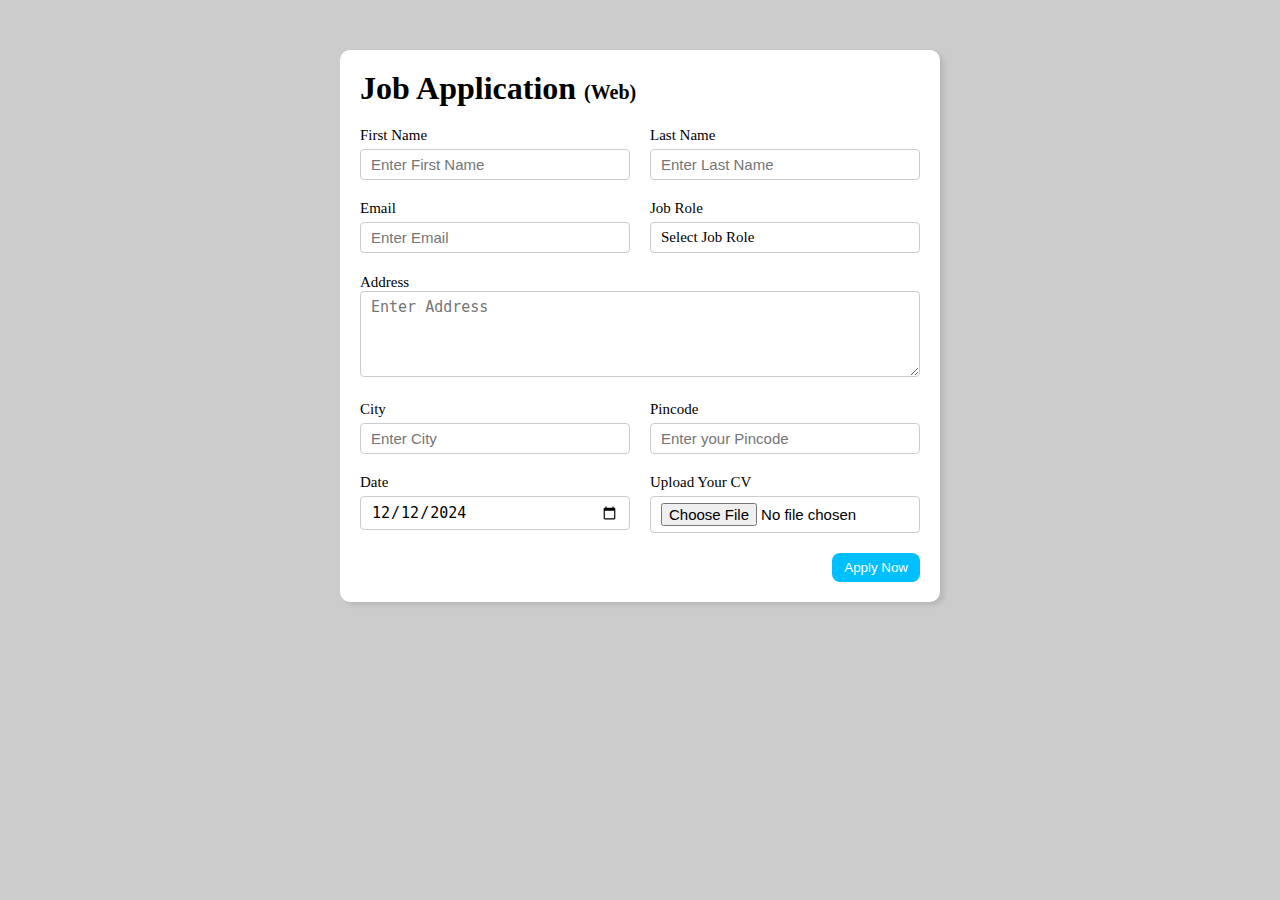
<file: Project 2/index.html>
<!DOCTYPE html>
<html lang="en">
  <head>
    <meta charset="UTF-8" />
    <meta name="viewport" content="width=device-width, initial-scale=1.0" />
    <link rel="stylesheet" href="styles.css" />
    <title>Job Application</title>
  </head>
  <body>
    <div class="container">
      <div class="apply_box">
        <h1>
          Job Application
          <span class="title_small">(Web)</span>
        </h1>
        <form action="">
          <div class="form_container">
            <div class="form_control">
              <label for="first_name">First Name </label>
              <input type="text" id="first_name"name="first_name" placeholder="Enter First Name"/>
            </div>
            <div class="form_control">
              <label for="last_name">Last Name </label>
              <input type="text" id="last_name"name="last_name" placeholder="Enter Last Name"/>
            </div>
            <div class="form_control">
              <label for="email">Email </label>
              <input type="email" id="email"name="email" placeholder="Enter Email"/>
            </div>
            <div class="form_control">
              <label for="job_role">Job Role </label>
              <div class="custom-dropdown" id="job_role">
                <div class="selected-option">Select Job Role</div>
                <div class="dropdown-options">
                  <div class="dropdown-option" data-value="">Select Job Role</div>
                  <div class="dropdown-option" data-value="frontend">Frontend Developer</div>
                  <div class="dropdown-option" data-value="backend">Backend Developer</div>
                  <div class="dropdown-option" data-value="full-stack">Fullstack Developer</div>
                  <div class="dropdown-option" data-value="ui/ux">UI/UX Designer</div>
                </div>
              </div>
            </div>
            
            <div class="textarea_control">
                <label for="address">Address </label>
                <textarea id="address" name="address" rows="4" cols="30" placeholder="Enter Address"></textarea>
            </div>
            <div class="form_control">
              <label for="city">City </label>
              <input type="text" id="city"name="city" placeholder="Enter City"/>
            </div>
            <div class="form_control">
              <label for="pincode">Pincode </label>
              <input type="number" id="pincode"name="pincode" placeholder="Enter your Pincode"/>
            </div>
            <div class="form_control">
              <label for="date">Date </label>
              <input type="date" id="date"name="date" value="2024-12-12"/>
            </div>
            <div class="form_control">
              <label for="upload">Upload Your CV </label>
              <input type="file" id="upload" name="upload"/>
            </div>
          </div>
          <div class="button_container">
            <button type="submit">Apply Now</button>
          </div>
        </form>
      </div>
    </div>
    <script>
      document.addEventListener("DOMContentLoaded", () => {
  const dropdown = document.querySelector(".custom-dropdown");
  const selectedOption = dropdown.querySelector(".selected-option");
  const options = dropdown.querySelector(".dropdown-options");

  // Toggle the dropdown
  selectedOption.addEventListener("click", () => {
    dropdown.classList.toggle("active");
  });

  // Handle option selection
  options.addEventListener("click", (event) => {
    if (event.target.classList.contains("dropdown-option")) {
      selectedOption.textContent = event.target.textContent;
      dropdown.classList.remove("active");
    }
  });

  // Close dropdown if clicked outside
  document.addEventListener("click", (event) => {
    if (!dropdown.contains(event.target)) {
      dropdown.classList.remove("active");
    }
  });
});

    </script>
  </body>
</html>
</file>
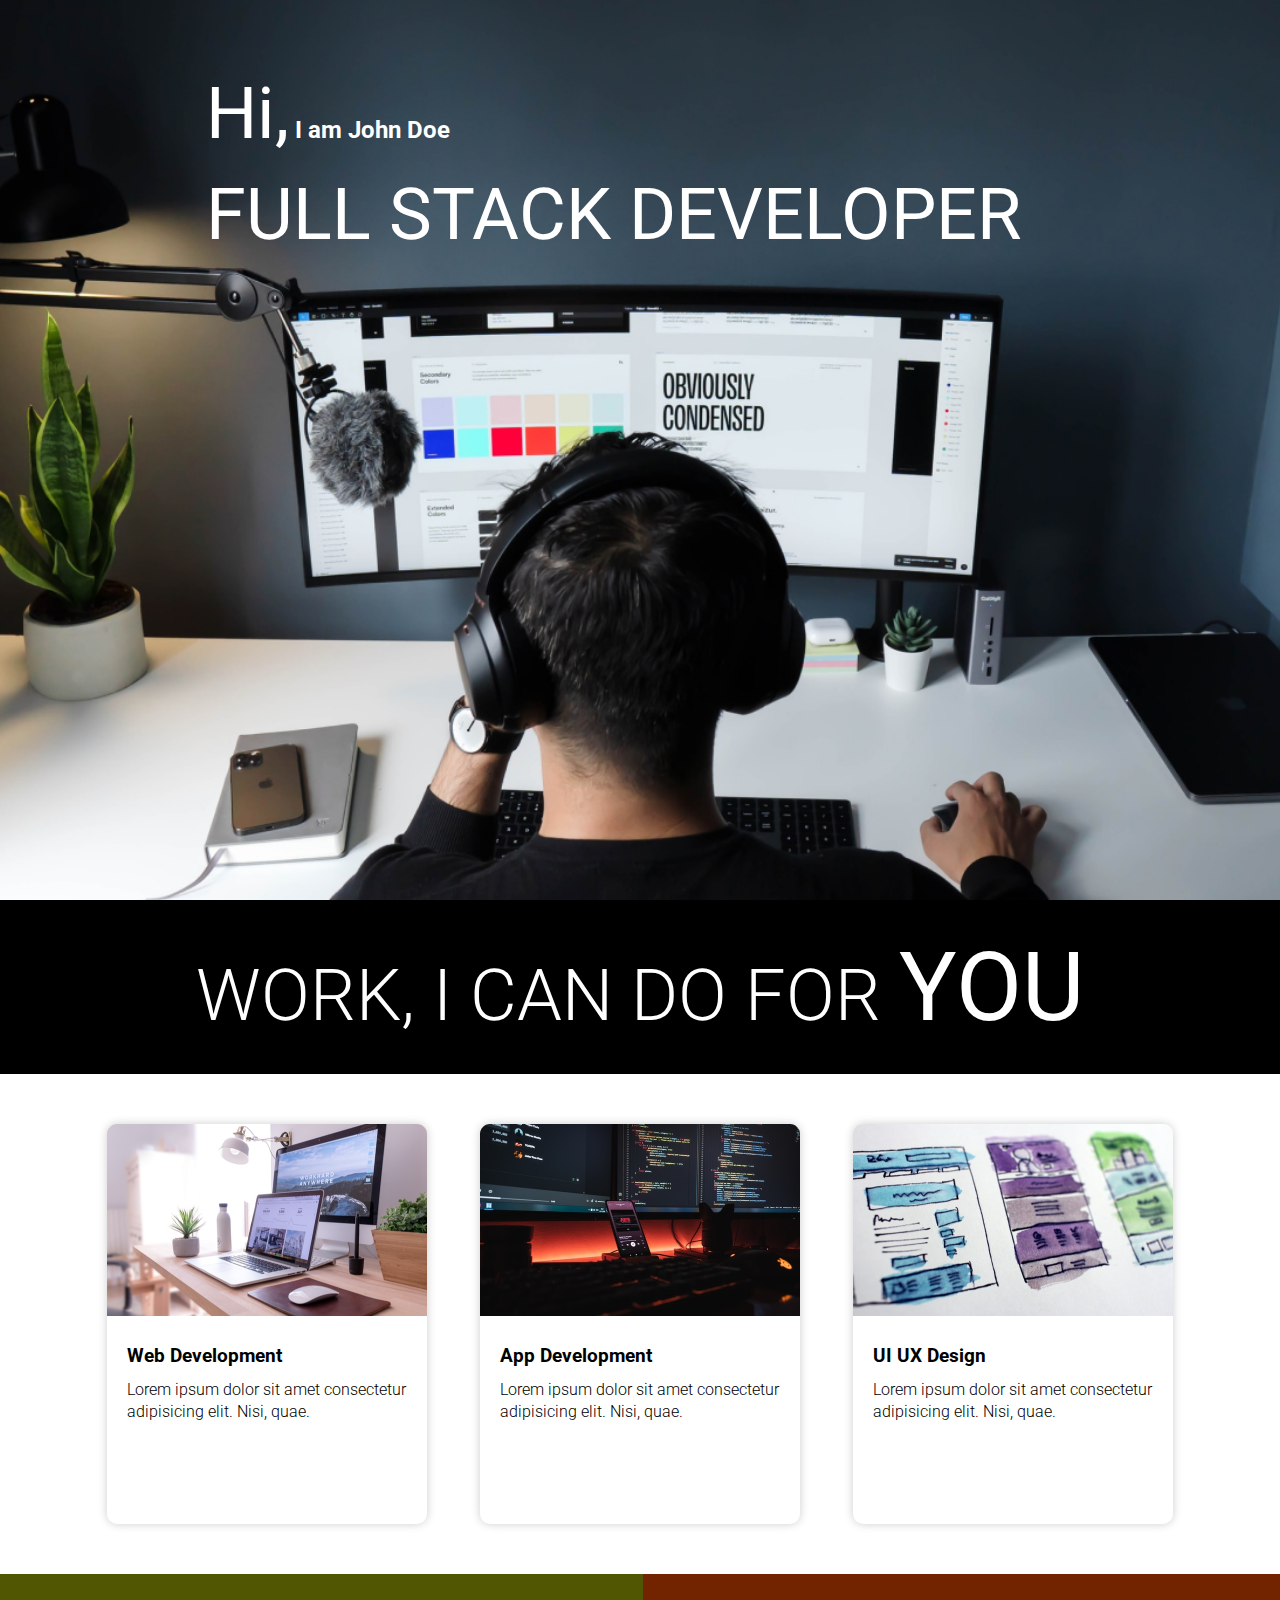
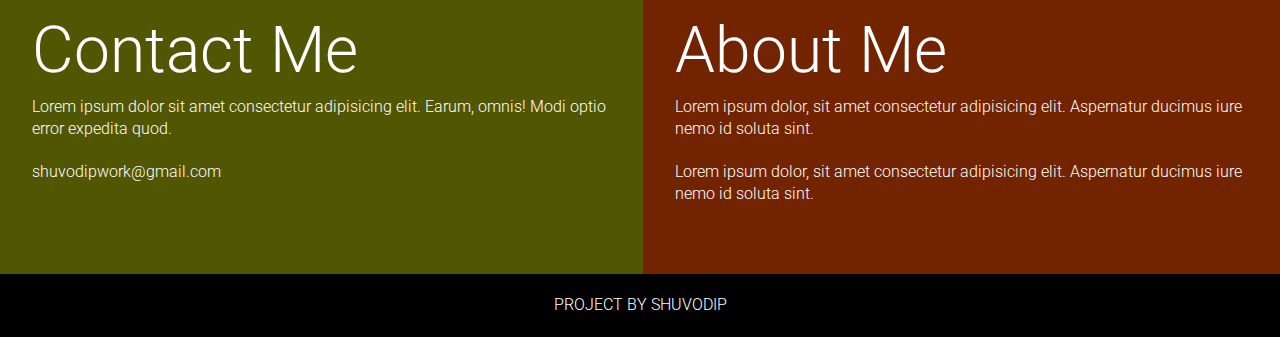
<file: Project 4/index.html>
<!DOCTYPE html>
<html lang="en">
<head>
  <meta charset="UTF-8">
  <meta name="viewport" content="width=device-width, initial-scale=1.0">
  <link rel="stylesheet" href="style.css">
  <link href='https://fonts.googleapis.com/css?family=Roboto' rel='stylesheet'>
  <title>Developer | Landing Page</title>
</head>
<body>
  <section class="hero_section">
    <div class="text_container">
      <h2><span class="lg_text">Hi,</span> I am John Doe</h2>
      <h1 class="lg_text">FULL STACK DEVELOPER</h1>
    </div>
  </section>
  <section class="black_box">
    <h2>WORK, I CAN DO FOR <span>YOU</span></h2>
  </section>
  <section class="work">
    <div class="grid_item">
      <div class="card">
        <div class="image_container">
          <img src="images/web.png" alt="web development">
        </div>
        <div class="card_content">
          <h3>Web Development</h3>
          <p>Lorem ipsum dolor sit amet consectetur adipisicing elit. Nisi, quae.</p>
        </div>
      </div>
    </div>
   <div class="grid_item">
    <div class="card">
      <div class="image_container">
        <img src="images/mobile.png" alt="app development">
      </div>
      <div class="card_content">
        <h3>App Development</h3>
        <p>Lorem ipsum dolor sit amet consectetur adipisicing elit. Nisi, quae.</p>
      </div>
    </div>
   </div>
   <div class="grid_item">
    <div class="card">
      <div class="image_container">
        <img src="images/uiux.png" alt="ui ux design">
      </div>
      <div class="card_content">
        <h3>UI UX Design</h3>
        <p>Lorem ipsum dolor sit amet consectetur adipisicing elit. Nisi, quae.</p>
      </div>
    </div>
   </div>
  </section>
  <section class="bottom_section">
    <div class="contact">
      <h2>Contact Me</h2>
      <p>Lorem ipsum dolor sit amet consectetur adipisicing elit. Earum, omnis! Modi optio error expedita quod.</p>
      <p>shuvodipwork@gmail.com</p>
    </div>
    <div class="about">
      <h2>About Me</h2>
      <p>Lorem ipsum dolor, sit amet consectetur adipisicing elit. Aspernatur ducimus iure nemo id soluta sint.</p>
      <p>Lorem ipsum dolor, sit amet consectetur adipisicing elit. Aspernatur ducimus iure nemo id soluta sint.</p>
    </div>
  </section>
  <footer>
    Project By Shuvodip
  </footer>
</body>
</html>
</file>
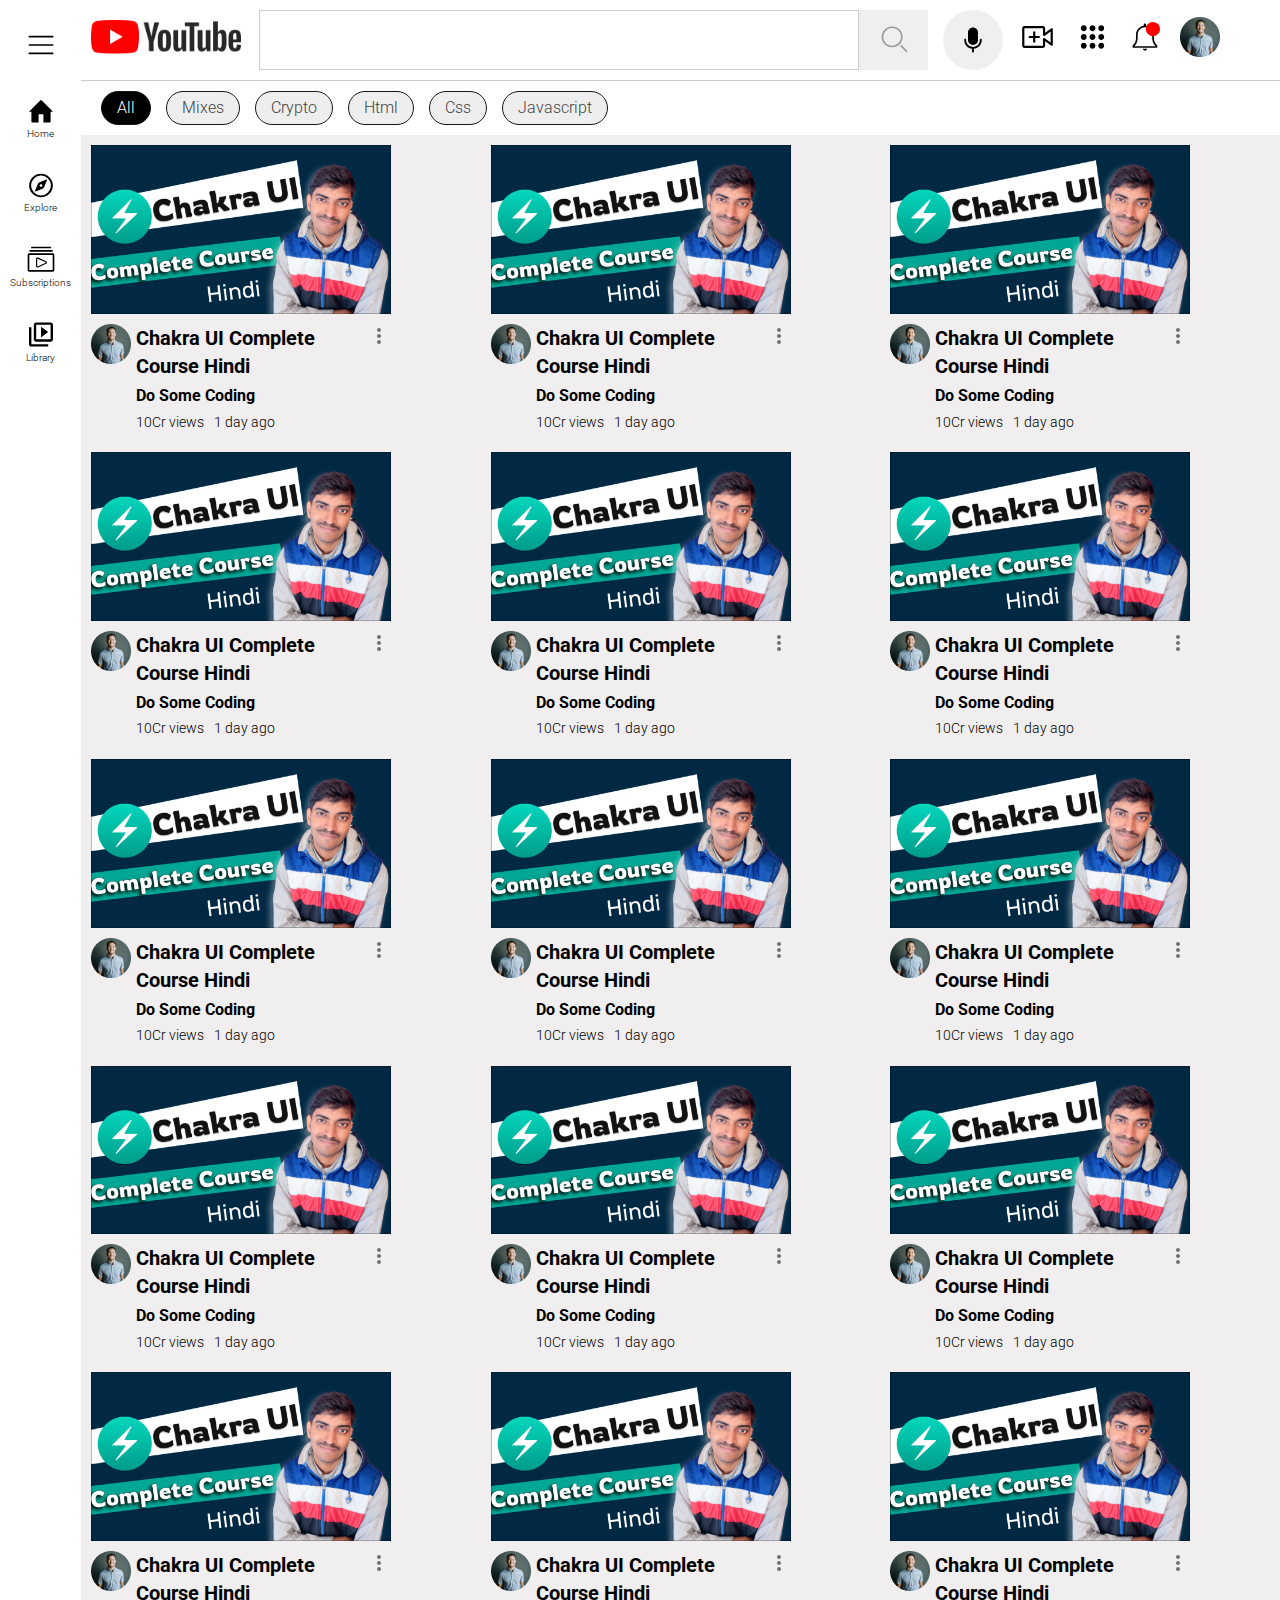
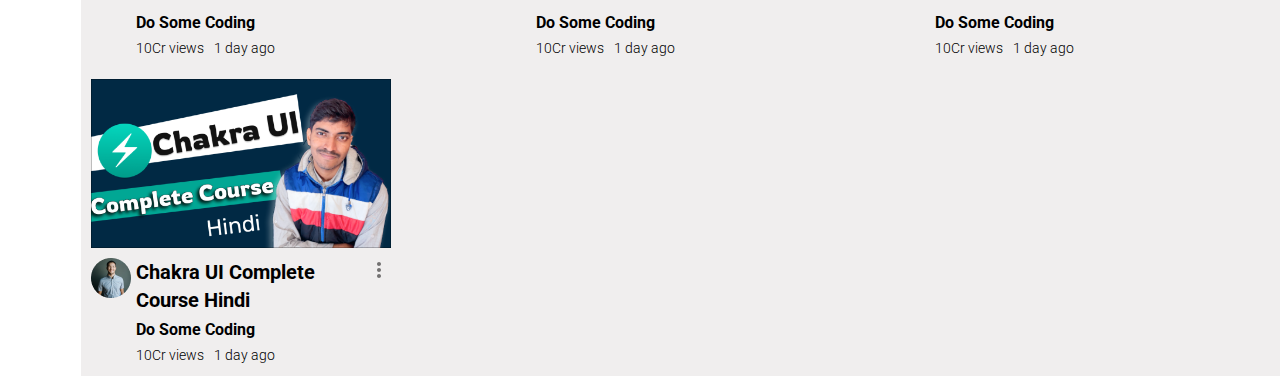
<file: Project 7/index.html>
<!DOCTYPE html>
<html lang="en">
<head>
  <meta charset="UTF-8">
  <meta name="viewport" content="width=device-width, initial-scale=1.0">
  <link rel="stylesheet" href="styles.css">
  <title>Youtube Clone</title>
</head>
<body>
  <div class="container">
    <aside>
      <div class="bars">
        <img src="icons/bars.svg" alt="bars">
      </div>
      <div class="side-icons">
        <i><img src="icons/home.svg" alt="home"></i>
        <p>Home</p>
      </div>
      <div class="side-icons">
        <i><img src="icons/compass.svg" alt="explore"></i>
        <p>Explore</p>
      </div>
      <div class="side-icons">
        <i><img src="icons/video-gallary.svg" alt="gallery"></i>
        <p>Subscriptions</p>
      </div>
      <div class="side-icons">
        <i><img src="icons/video-library.svg" alt="library"></i>
        <p>Library</p>
      </div>
    </aside>  
    <div class="main-container">
      <header>
        <nav>
          <div class="logo">
            <img src="images/youtube-logo.png" alt="Youtube Logo">
          </div>
          <div class="center-nav">
            <div class="search">
              <input type="text">
              <button>
                <img src="icons/search.svg" alt="search">
              </button>
            </div>
            <div class="mic">
              <img src="icons/mic.svg" alt="voice">
            </div>
          </div>
          <div class="side-nav">
            <i>
              <img src="icons/video-add.svg" alt="video add">
            </i>
            <i>
              <img src="icons/dot-grid.svg" alt="grid">
            </i>
            <i>
              <img src="icons/bell.svg" alt="bell">
            </i>
            <i>
              <img src="images/avatar.png" alt="avatar>">
            </i>
          </div>
        </nav>
        <div class="tags">
          <div class="tag dark">All</div>
          <div class="tag light">Mixes</div>
          <div class="tag light">Crypto</div>
          <div class="tag light">Html</div>
          <div class="tag light">Css</div>
          <div class="tag light">Javascript</div>
        </div>
      </header>
      <main>
        <div class="card-container">
          <div class="card">
            <img src="images/thumbnail.png" alt="thumbnail">
            <div class="avatar-content">
              <div class="avatar">
                <img src="images/avatar.png" alt="avatar">
              </div>
              <div class="content">
                <h3>Chakra UI Complete Course Hindi</h3>
                <p class="channel-name">Do Some Coding</p>
                <div class="content-status">
                  <p>10Cr views</p>
                  <p>1 day ago</p>
                </div>
              </div>
              <div class="dots">
                <img src="icons/dots.svg" alt="dots">
              </div>
            </div>
          </div>
          <div class="card">
            <img src="images/thumbnail.png" alt="thumbnail">
            <div class="avatar-content">
              <div class="avatar">
                <img src="images/avatar.png" alt="avatar">
              </div>
              <div class="content">
                <h3>Chakra UI Complete Course Hindi</h3>
                <p class="channel-name">Do Some Coding</p>
                <div class="content-status">
                  <p>10Cr views</p>
                  <p>1 day ago</p>
                </div>
              </div>
              <div class="dots">
                <img src="icons/dots.svg" alt="dots">
              </div>
            </div>
          </div>
          <div class="card">
            <img src="images/thumbnail.png" alt="thumbnail">
            <div class="avatar-content">
              <div class="avatar">
                <img src="images/avatar.png" alt="avatar">
              </div>
              <div class="content">
                <h3>Chakra UI Complete Course Hindi</h3>
                <p class="channel-name">Do Some Coding</p>
                <div class="content-status">
                  <p>10Cr views</p>
                  <p>1 day ago</p>
                </div>
              </div>
              <div class="dots">
                <img src="icons/dots.svg" alt="dots">
              </div>
            </div>
          </div>
          <div class="card">
            <img src="images/thumbnail.png" alt="thumbnail">
            <div class="avatar-content">
              <div class="avatar">
                <img src="images/avatar.png" alt="avatar">
              </div>
              <div class="content">
                <h3>Chakra UI Complete Course Hindi</h3>
                <p class="channel-name">Do Some Coding</p>
                <div class="content-status">
                  <p>10Cr views</p>
                  <p>1 day ago</p>
                </div>
              </div>
              <div class="dots">
                <img src="icons/dots.svg" alt="dots">
              </div>
            </div>
          </div>
          <div class="card">
            <img src="images/thumbnail.png" alt="thumbnail">
            <div class="avatar-content">
              <div class="avatar">
                <img src="images/avatar.png" alt="avatar">
              </div>
              <div class="content">
                <h3>Chakra UI Complete Course Hindi</h3>
                <p class="channel-name">Do Some Coding</p>
                <div class="content-status">
                  <p>10Cr views</p>
                  <p>1 day ago</p>
                </div>
              </div>
              <div class="dots">
                <img src="icons/dots.svg" alt="dots">
              </div>
            </div>
          </div>
          <div class="card">
            <img src="images/thumbnail.png" alt="thumbnail">
            <div class="avatar-content">
              <div class="avatar">
                <img src="images/avatar.png" alt="avatar">
              </div>
              <div class="content">
                <h3>Chakra UI Complete Course Hindi</h3>
                <p class="channel-name">Do Some Coding</p>
                <div class="content-status">
                  <p>10Cr views</p>
                  <p>1 day ago</p>
                </div>
              </div>
              <div class="dots">
                <img src="icons/dots.svg" alt="dots">
              </div>
            </div>
          </div>
          <div class="card">
            <img src="images/thumbnail.png" alt="thumbnail">
            <div class="avatar-content">
              <div class="avatar">
                <img src="images/avatar.png" alt="avatar">
              </div>
              <div class="content">
                <h3>Chakra UI Complete Course Hindi</h3>
                <p class="channel-name">Do Some Coding</p>
                <div class="content-status">
                  <p>10Cr views</p>
                  <p>1 day ago</p>
                </div>
              </div>
              <div class="dots">
                <img src="icons/dots.svg" alt="dots">
              </div>
            </div>
          </div>
          <div class="card">
            <img src="images/thumbnail.png" alt="thumbnail">
            <div class="avatar-content">
              <div class="avatar">
                <img src="images/avatar.png" alt="avatar">
              </div>
              <div class="content">
                <h3>Chakra UI Complete Course Hindi</h3>
                <p class="channel-name">Do Some Coding</p>
                <div class="content-status">
                  <p>10Cr views</p>
                  <p>1 day ago</p>
                </div>
              </div>
              <div class="dots">
                <img src="icons/dots.svg" alt="dots">
              </div>
            </div>
          </div>
          <div class="card">
            <img src="images/thumbnail.png" alt="thumbnail">
            <div class="avatar-content">
              <div class="avatar">
                <img src="images/avatar.png" alt="avatar">
              </div>
              <div class="content">
                <h3>Chakra UI Complete Course Hindi</h3>
                <p class="channel-name">Do Some Coding</p>
                <div class="content-status">
                  <p>10Cr views</p>
                  <p>1 day ago</p>
                </div>
              </div>
              <div class="dots">
                <img src="icons/dots.svg" alt="dots">
              </div>
            </div>
          </div>
          <div class="card">
            <img src="images/thumbnail.png" alt="thumbnail">
            <div class="avatar-content">
              <div class="avatar">
                <img src="images/avatar.png" alt="avatar">
              </div>
              <div class="content">
                <h3>Chakra UI Complete Course Hindi</h3>
                <p class="channel-name">Do Some Coding</p>
                <div class="content-status">
                  <p>10Cr views</p>
                  <p>1 day ago</p>
                </div>
              </div>
              <div class="dots">
                <img src="icons/dots.svg" alt="dots">
              </div>
            </div>
          </div>
          <div class="card">
            <img src="images/thumbnail.png" alt="thumbnail">
            <div class="avatar-content">
              <div class="avatar">
                <img src="images/avatar.png" alt="avatar">
              </div>
              <div class="content">
                <h3>Chakra UI Complete Course Hindi</h3>
                <p class="channel-name">Do Some Coding</p>
                <div class="content-status">
                  <p>10Cr views</p>
                  <p>1 day ago</p>
                </div>
              </div>
              <div class="dots">
                <img src="icons/dots.svg" alt="dots">
              </div>
            </div>
          </div>
          <div class="card">
            <img src="images/thumbnail.png" alt="thumbnail">
            <div class="avatar-content">
              <div class="avatar">
                <img src="images/avatar.png" alt="avatar">
              </div>
              <div class="content">
                <h3>Chakra UI Complete Course Hindi</h3>
                <p class="channel-name">Do Some Coding</p>
                <div class="content-status">
                  <p>10Cr views</p>
                  <p>1 day ago</p>
                </div>
              </div>
              <div class="dots">
                <img src="icons/dots.svg" alt="dots">
              </div>
            </div>
          </div>
          <div class="card">
            <img src="images/thumbnail.png" alt="thumbnail">
            <div class="avatar-content">
              <div class="avatar">
                <img src="images/avatar.png" alt="avatar">
              </div>
              <div class="content">
                <h3>Chakra UI Complete Course Hindi</h3>
                <p class="channel-name">Do Some Coding</p>
                <div class="content-status">
                  <p>10Cr views</p>
                  <p>1 day ago</p>
                </div>
              </div>
              <div class="dots">
                <img src="icons/dots.svg" alt="dots">
              </div>
            </div>
          </div>
          <div class="card">
            <img src="images/thumbnail.png" alt="thumbnail">
            <div class="avatar-content">
              <div class="avatar">
                <img src="images/avatar.png" alt="avatar">
              </div>
              <div class="content">
                <h3>Chakra UI Complete Course Hindi</h3>
                <p class="channel-name">Do Some Coding</p>
                <div class="content-status">
                  <p>10Cr views</p>
                  <p>1 day ago</p>
                </div>
              </div>
              <div class="dots">
                <img src="icons/dots.svg" alt="dots">
              </div>
            </div>
          </div>
          <div class="card">
            <img src="images/thumbnail.png" alt="thumbnail">
            <div class="avatar-content">
              <div class="avatar">
                <img src="images/avatar.png" alt="avatar">
              </div>
              <div class="content">
                <h3>Chakra UI Complete Course Hindi</h3>
                <p class="channel-name">Do Some Coding</p>
                <div class="content-status">
                  <p>10Cr views</p>
                  <p>1 day ago</p>
                </div>
              </div>
              <div class="dots">
                <img src="icons/dots.svg" alt="dots">
              </div>
            </div>
          </div>
          <div class="card">
            <img src="images/thumbnail.png" alt="thumbnail">
            <div class="avatar-content">
              <div class="avatar">
                <img src="images/avatar.png" alt="avatar">
              </div>
              <div class="content">
                <h3>Chakra UI Complete Course Hindi</h3>
                <p class="channel-name">Do Some Coding</p>
                <div class="content-status">
                  <p>10Cr views</p>
                  <p>1 day ago</p>
                </div>
              </div>
              <div class="dots">
                <img src="icons/dots.svg" alt="dots">
              </div>
            </div>
          </div>
         
        </div>
      </main>
    </div>
  </div>
</body>
</html>
</file>
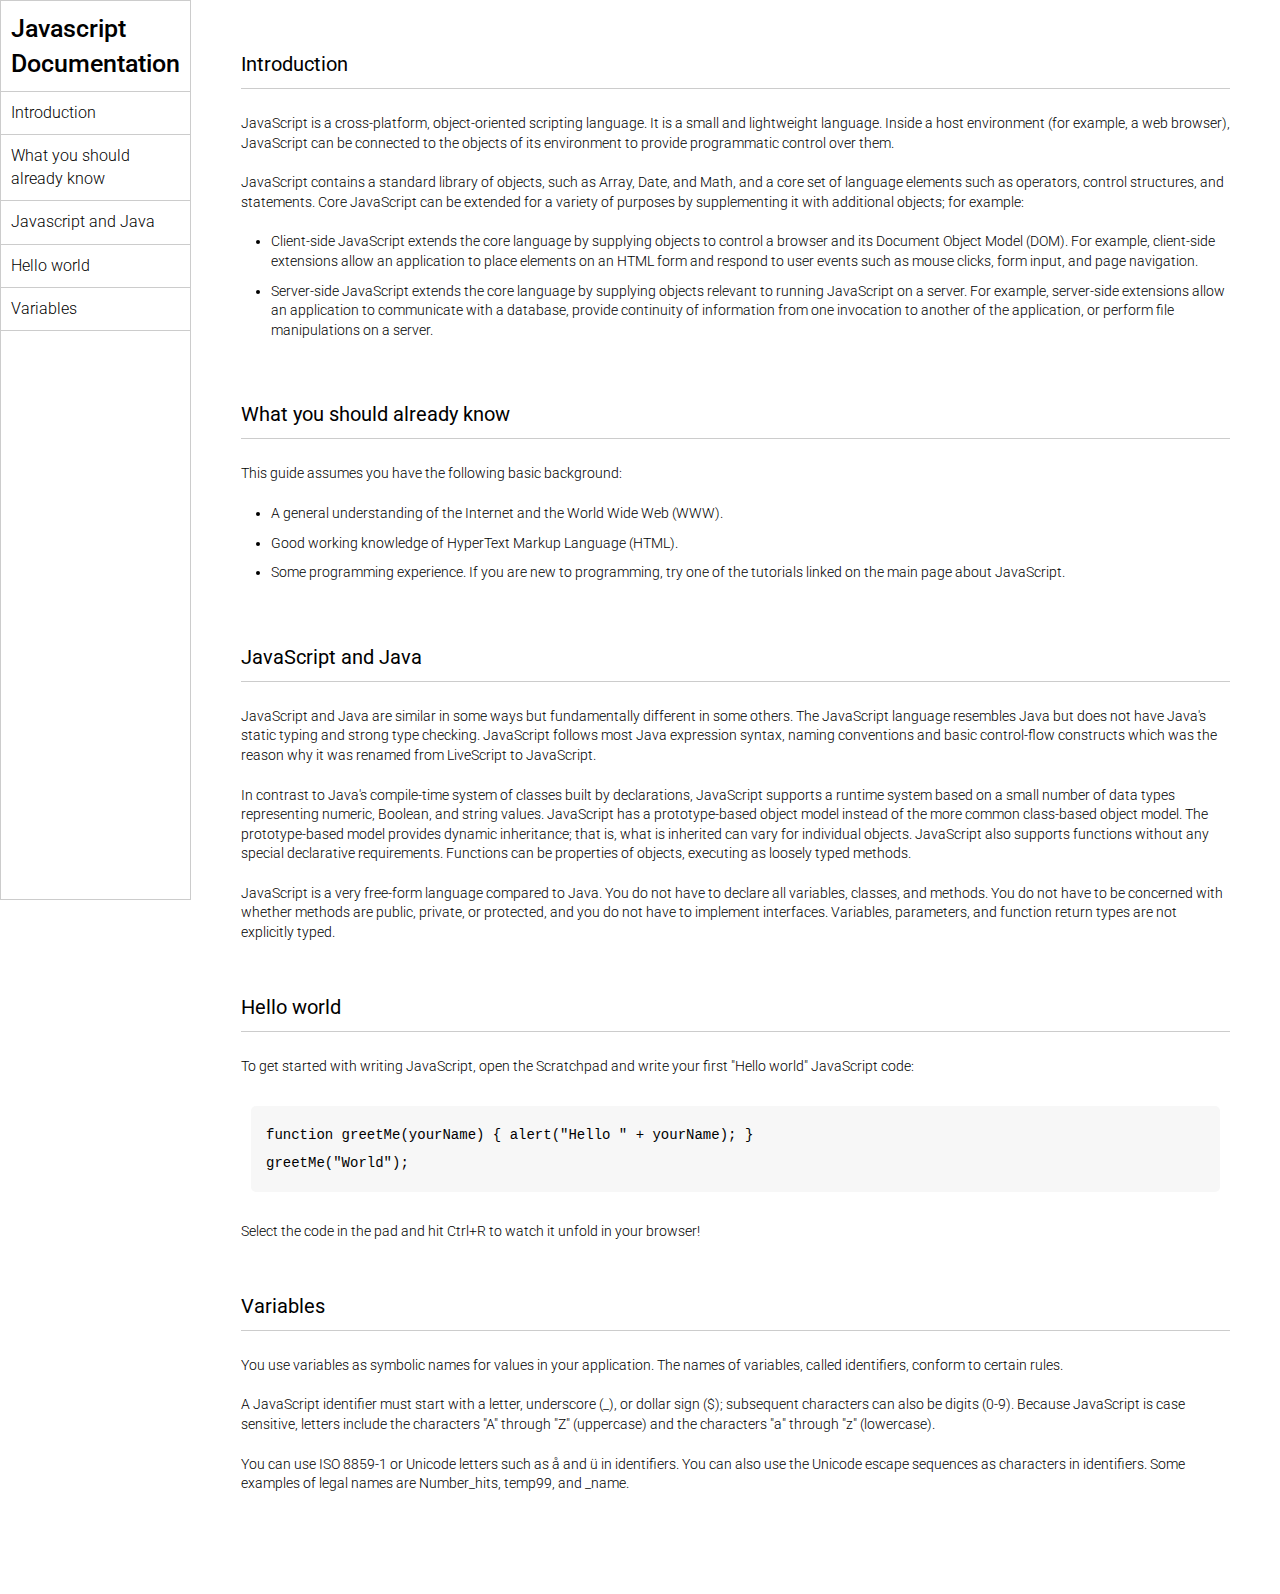
<file: Project 8/index.html>
<!DOCTYPE html>
<html lang="en">
<head>
  <meta charset="UTF-8">
  <meta name="viewport" content="width=device-width, initial-scale=1.0">
  <link rel="stylesheet" href="style.css">
  <title>Documentation Website</title>
</head>
<body>
  <header>
    <nav>
      <h1>Javascript Documentation</h1>
      <ul>
        <a href="#Introduction"><li>Introduction</li></a>
        <a href="#What_you_should_already_know"><li>What you should already know</li></a>
        <a href="#Javascript_and_Java"><li>Javascript and Java</li></a>
        <a href="#Hello_world"><li>Hello world</li></a>
        <a href="#Variables"><li>Variables</li></a>
      </ul>
    </nav>
  </header>
  <main>
    <section id="Introduction">
      <h2>Introduction</h2>
      <article>
        <p>
          JavaScript is a cross-platform, object-oriented scripting language.
          It is a small and lightweight language. Inside a host environment
          (for example, a web browser), JavaScript can be connected to the
          objects of its environment to provide programmatic control over
          them.
        </p>

        <p>
          JavaScript contains a standard library of objects, such as Array,
          Date, and Math, and a core set of language elements such as
          operators, control structures, and statements. Core JavaScript can
          be extended for a variety of purposes by supplementing it with
          additional objects; for example:
        </p>
        <ul>
          <li>
            Client-side JavaScript extends the core language by supplying
            objects to control a browser and its Document Object Model (DOM).
            For example, client-side extensions allow an application to place
            elements on an HTML form and respond to user events such as mouse
            clicks, form input, and page navigation.
          </li>
          <li>
            Server-side JavaScript extends the core language by supplying
            objects relevant to running JavaScript on a server. For example,
            server-side extensions allow an application to communicate with a
            database, provide continuity of information from one invocation to
            another of the application, or perform file manipulations on a
            server.
          </li>
        </ul>
      </article>
    </section>
    <section id="What_you_should_already_know">
      <h2>What you should already know</h2>
      <article>
        <p>This guide assumes you have the following basic background:</p>

        <ul>
          <li>
            A general understanding of the Internet and the World Wide Web
            (WWW).
          </li>
          <li>Good working knowledge of HyperText Markup Language (HTML).</li>
          <li>
            Some programming experience. If you are new to programming, try
            one of the tutorials linked on the main page about JavaScript.
          </li>
        </ul>
      </article>
    </section>
    <section id="JavaScript_and_Java">
      <h2>JavaScript and Java</h2>
      <article>
        <p>
          JavaScript and Java are similar in some ways but fundamentally
          different in some others. The JavaScript language resembles Java but
          does not have Java's static typing and strong type checking.
          JavaScript follows most Java expression syntax, naming conventions
          and basic control-flow constructs which was the reason why it was
          renamed from LiveScript to JavaScript.
        </p>

        <p>
          In contrast to Java's compile-time system of classes built by
          declarations, JavaScript supports a runtime system based on a small
          number of data types representing numeric, Boolean, and string
          values. JavaScript has a prototype-based object model instead of the
          more common class-based object model. The prototype-based model
          provides dynamic inheritance; that is, what is inherited can vary
          for individual objects. JavaScript also supports functions without
          any special declarative requirements. Functions can be properties of
          objects, executing as loosely typed methods.
        </p>
        <p>
          JavaScript is a very free-form language compared to Java. You do not
          have to declare all variables, classes, and methods. You do not have
          to be concerned with whether methods are public, private, or
          protected, and you do not have to implement interfaces. Variables,
          parameters, and function return types are not explicitly typed.
        </p>
      </article>
    </section>
    <section id="Hello_world">
      <h2>Hello world</h2>
      <article>
        To get started with writing JavaScript, open the Scratchpad and write
        your first "Hello world" JavaScript code:
        <code
          >function greetMe(yourName) { alert("Hello " + yourName); }
          greetMe("World");
        </code>

        Select the code in the pad and hit Ctrl+R to watch it unfold in your
        browser!
      </article>
    </section>
    <section id="Variables">
      <h2>Variables</h2>
      <article>
        <p>
          You use variables as symbolic names for values in your application.
          The names of variables, called identifiers, conform to certain
          rules.
        </p>
        <p>
          A JavaScript identifier must start with a letter, underscore (_), or
          dollar sign ($); subsequent characters can also be digits (0-9).
          Because JavaScript is case sensitive, letters include the characters
          "A" through "Z" (uppercase) and the characters "a" through "z"
          (lowercase).
        </p>
        <p>
          You can use ISO 8859-1 or Unicode letters such as å and ü in
          identifiers. You can also use the Unicode escape sequences as
          characters in identifiers. Some examples of legal names are
          Number_hits, temp99, and _name.
        </p>
      </article>
    </section>
  </main>
</body>
</html>
</file>
<file: Project 2/styles.css>
* {
  margin: 0;
  padding: 0;
  box-sizing: border-box;
}

body {
  background: #ccc;
}

.container {
  max-width: 900px;
  margin: 0 auto;
}

.apply_box {
  max-width: 600px;
  padding: 20px;
  background-color: white;
  margin: 0 auto;
  margin-top: 50px;
  box-shadow: 4px 3px 5px rgba(1, 1, 1, 0.1);
  border-radius: 10px;
}

.title_small {
  font-size: 20px;
}

.form_container {
  margin-top: 20px;
  display: grid;
  grid-template-columns: repeat(auto-fit, minmax(200px, 1fr));
  gap: 20px;
}

.form_control {
  display: flex;
  flex-direction: column;
}

label {
  font-size: 15px;
  margin-bottom: 5px;
}

input, select, textarea {
  padding: 6px 10px;
  border: 1px solid #ccc;
  border-radius: 4px;
  font-size: 15px;
}

input:focus {
  outline-color: deepskyblue;
}

.button_container {
  display: flex;
  justify-content: end;
  margin-top: 20px;
}

button {
  background-color: deepskyblue;
  border: 2px solid transparent;
  padding: 5px 10px;
  color: white;
  border-radius: 8px;
  transition: 0.3s ease-in;
}

button:hover {
  background-color: white;
  border: 2px solid deepskyblue;
  color: deepskyblue;
  transition: 0.3s ease-out;
  cursor: pointer;
}

/* select:focus option {
  background-color: deepskyblue;
  color: white;
} */

/* select option:first-of-type{
  background-color: white;
  color: black;
} */



.textarea_control {
  grid-column: 1 /span 2;
}

.textarea_control textarea {
  width: 100%;
}

@media (max-width: 460px) {
  .textarea_control {
    grid-column: 1 /span 1;
  }
}


/* Custom Dropdown Styles */
.custom-dropdown {
  position: relative;
  user-select: none;
}

.selected-option {
  padding: 6px 10px;
  border: 1px solid #ccc;
  border-radius: 4px;
  background-color: white;
  cursor: pointer;
  font-size: 15px;
}

.dropdown-options {
  position: absolute;
  top: 100%;
  left: 0;
  width: 100%;
  background-color: white;
  border: 1px solid #ccc;
  border-radius: 4px;
  display: none;
  z-index: 10;
}

.dropdown-option {
  padding: 10px;
  font-size: 15px;
  cursor: pointer;
  color: black;
  background-color: white;
  transition: background-color 0.3s, color 0.3s;
}

.dropdown-option:hover {
  background-color: deepskyblue;
  color: white;
}

/* Show options when dropdown is active */
.custom-dropdown.active .dropdown-options {
  display: block;
}
</file>
<file: Project 4/style.css>
* {
  margin: 0;
  padding: 0;
  box-sizing: border-box;
}

html, body {
  line-height: 1.4;
  font-weight: 300;
  font-family: "Roboto", sans-serif;
}

.hero_section {
  background-image: url(images/developer.png);
  min-height: 100vh;
  background-position: center;
  background-size: cover;
  background-repeat: no-repeat;
}

.text_container {
  color: white;
  max-width: 900px;
  margin: 0 auto;
  padding-top: 64px;
  padding-left: 16px;
}

.lg_text {
  font-size: 72px;
  font-weight: 400;
}

.black_box {
  background-color: black;
  padding: 20px;
  /* margin-top: 32px; */
}

.black_box h2 {
  font-size: 72px;
  color: white;
  text-align: center;
  font-weight: 300;
}

.black_box h2 span {
  font-weight: 400;
  font-size: 96px;
}

.work {
  display: grid;
  gap: 20px;
  grid-template-columns: repeat(auto-fit, minmax(320px, 1fr));
  max-width: 1100px;
  margin: 50px auto;
}

.grid_item {
  display: flex;
  justify-content: center;
  align-items: center;
}

.card {
  max-width: 320px;
  height: 400px;
  border-radius: 10px;
  box-shadow: 0 0 10px rgba(1, 1, 1, 0.2);
  transition: 0.2s ease-in-out;
}

.card:hover{
  transform: scale(1.04);
  box-shadow: 0 0 10px rgba(1, 1, 1, 0.3);
  transition: 0.2s ease-in-out;

}

.card_content {
  padding: 20px;
}

.card_content h3 {
  margin-bottom: 10px;
}

.bottom_section {
  display: flex;
}

.contact {
  background-color: #515603;
}

.about {
  background-color: #722300;
}
.contact, .about {
  min-height: 300px;
  padding: 32px;
  color: white;
}

.contact p, .about p {
  margin-bottom: 20px;
}

.contact h2, .about h2 {
  font-size: 64px;
  font-weight: 300; 
}

footer {
  text-align: center;
  color: white;
  text-transform: uppercase;
  background-color: #000;
  padding: 20px;
}

@media (max-width: 786px) {
  .hero_section {
    min-height: 50vh;
  }
  .text_container{
    padding: 10px;
    text-align: center;
  }
  .lg_text {
    font-size: 32px;
  }
  .black_box h2 {
    font-size: 24px;
  }
  .black_box h2 span {
    font-weight: 400;
    font-size: 32px;
  }
  .bottom_section{
    flex-direction: column;
  }
  h1 {
    font-size: 32px;
  }
  .about h2, .contact h2 {
    font-size: 32px;
  }
}
</file>
<file: Project 7/styles.css>
@import url('https://fonts.googleapis.com/css2?family=Roboto:wght@400;500;700&display=swap');

* {
  margin: 0;
  padding: 0;
  box-sizing: border-box;
}

html, body {
  font-family: 'Roboto', sans-serif;
  font-weight: 300;
  line-height: 1.4;
}

nav {
  display: flex;
  justify-content: space-between;
  align-items: center;
  padding: 10px;
}

.logo img {
  width:150px;
  height: auto;
}

.center-nav {
  display: flex;

}

.search{
  display: flex;
}

.search input {
  min-width: 600px;
  padding: 10px 20px;
  border: 0.5px solid #ccc;
}

.search button {
  padding: 10px 20px;
  /* background-color: #000; */
  /* color: #fff; */
  border: none;
  cursor: pointer;
}

.mic {
  padding: 15px;
  border-radius: 50%;
  background: rgb(240, 239, 239);
  display: grid;
  place-items: center;
  margin-left: 15px;
}

.mic img {
  width: 30px;
}

.side-nav {
  display: flex;
  align-items: center;
  justify-content: center;
  gap: 20px;
  margin-right: 50px;
}

.tags {
  display: flex;
  padding: 10px 20px;
  gap: 15px;
  border-top: 1px solid #ccc;
}

.tag {
  padding: 5px 15px;
  border-radius: 20px;
  border: 1px solid rgb(22, 22, 22);
}

.dark {
  background-color: black;
  color: white;
  cursor: pointer;
}

.light {
  background: rgb(238, 238, 238);
  color: rgb(67, 67, 67);
  cursor: pointer;
}

.container {
  display: flex;
}

aside {
  padding: 10px;
  display: flex;
  flex-direction: column;
  align-items: center;
  gap: 30px;
}

.side-icons {
  display: flex;
  flex-direction: column;
  align-items: center;
  justify-content: center;
}

.side-icons img {
  width: 30px;
}

.side-icons p {
  font-size: 10px;
  margin-top: -5px;
}

.bars {
  margin-top: 20px;
}

.main-container {
  width: 100%;
}

main {
  min-height: 100vh;
  background: rgb(240, 238, 238);
}

.card-container {
  display: grid;
  grid-template-columns: repeat(auto-fit, minmax(320px, 1fr));
}
.card {
  padding: 10px;
  max-width: 320px;
  display: flex;
  flex-direction: column;
}
.avatar-content {
  padding-top: 10px;
  display: flex;
  gap: 5px;
}
.card h3 {
  font-size: 20px;
}
.content {
  display: flex;
  flex-direction: column;
  gap: 5px;
}

.channel-name {
  font-size: 16px;
  font-weight: bold;
}

.content-status {
  display: flex;
  font-size: 14px;
  gap: 10px;
}
</file>
<file: Project 8/style.css>
@import url('https://fonts.googleapis.com/css2?family=Poppins:ital,wght@0,100;0,200;0,300;0,400;0,500;0,600;0,700;0,800;0,900;1,100;1,200;1,300;1,400;1,500;1,600;1,700;1,800;1,900&family=Roboto:ital,wght@0,100;0,300;0,400;0,500;0,700;0,900;1,100;1,300;1,400;1,500;1,700;1,900&display=swap');
* {
  margin: 0;
  padding: 0;
  box-sizing: border-box;
}

html, body {
  font-family:"Roboto", sans-serif;
  scroll-behavior: smooth;
  font-weight: 300;
  line-height: 1.4;
}

a {
  text-decoration: none;
}

body {
  display: flex;

}

header {
  border: 1px solid #ccc;
  height: 100vh;
}

nav h1 {
  font-size: 25px;
  font-weight: 500;
  padding: 10px;
  border-bottom: 1px solid#ccc;
}

nav ul {
  list-style: none;
}

nav ul li {
  padding: 10px;
  border-bottom: 1px solid #ccc;
  color: black;
}

nav ul li:hover {
  background: #ccc;
  transition: 0.3s ease-in-out;
}

/* Main Section */

main {
  padding: 50px;
  max-width: 1200px;
}

section {
  margin-bottom: 50px;
}

section article {
  font-size: 14px;
  display: flex;
  flex-direction: column;
  gap: 20px;;
}

section h2 {
  font-size: 20px;
  border-bottom: 1px solid #ccc;
  margin-bottom: 25px;
  font-weight: 400;
  padding-bottom: 10px;
}

section article ul {
  margin-left: 30px;
}

section article ul li {
  margin-bottom: 10px;
}

code {
  white-space: pre-line;
  line-height: 2;
  background-color: #f7f7f7;
  padding: 15px;
  margin: 10px;
  border-radius: 5px;
}

@media (max-width: 480px) {
  body {
    flex-direction: column;
  }

  header {
    height: 200px;
    overflow: hidden;
    overflow-y:scroll;
  }
}
</file>
